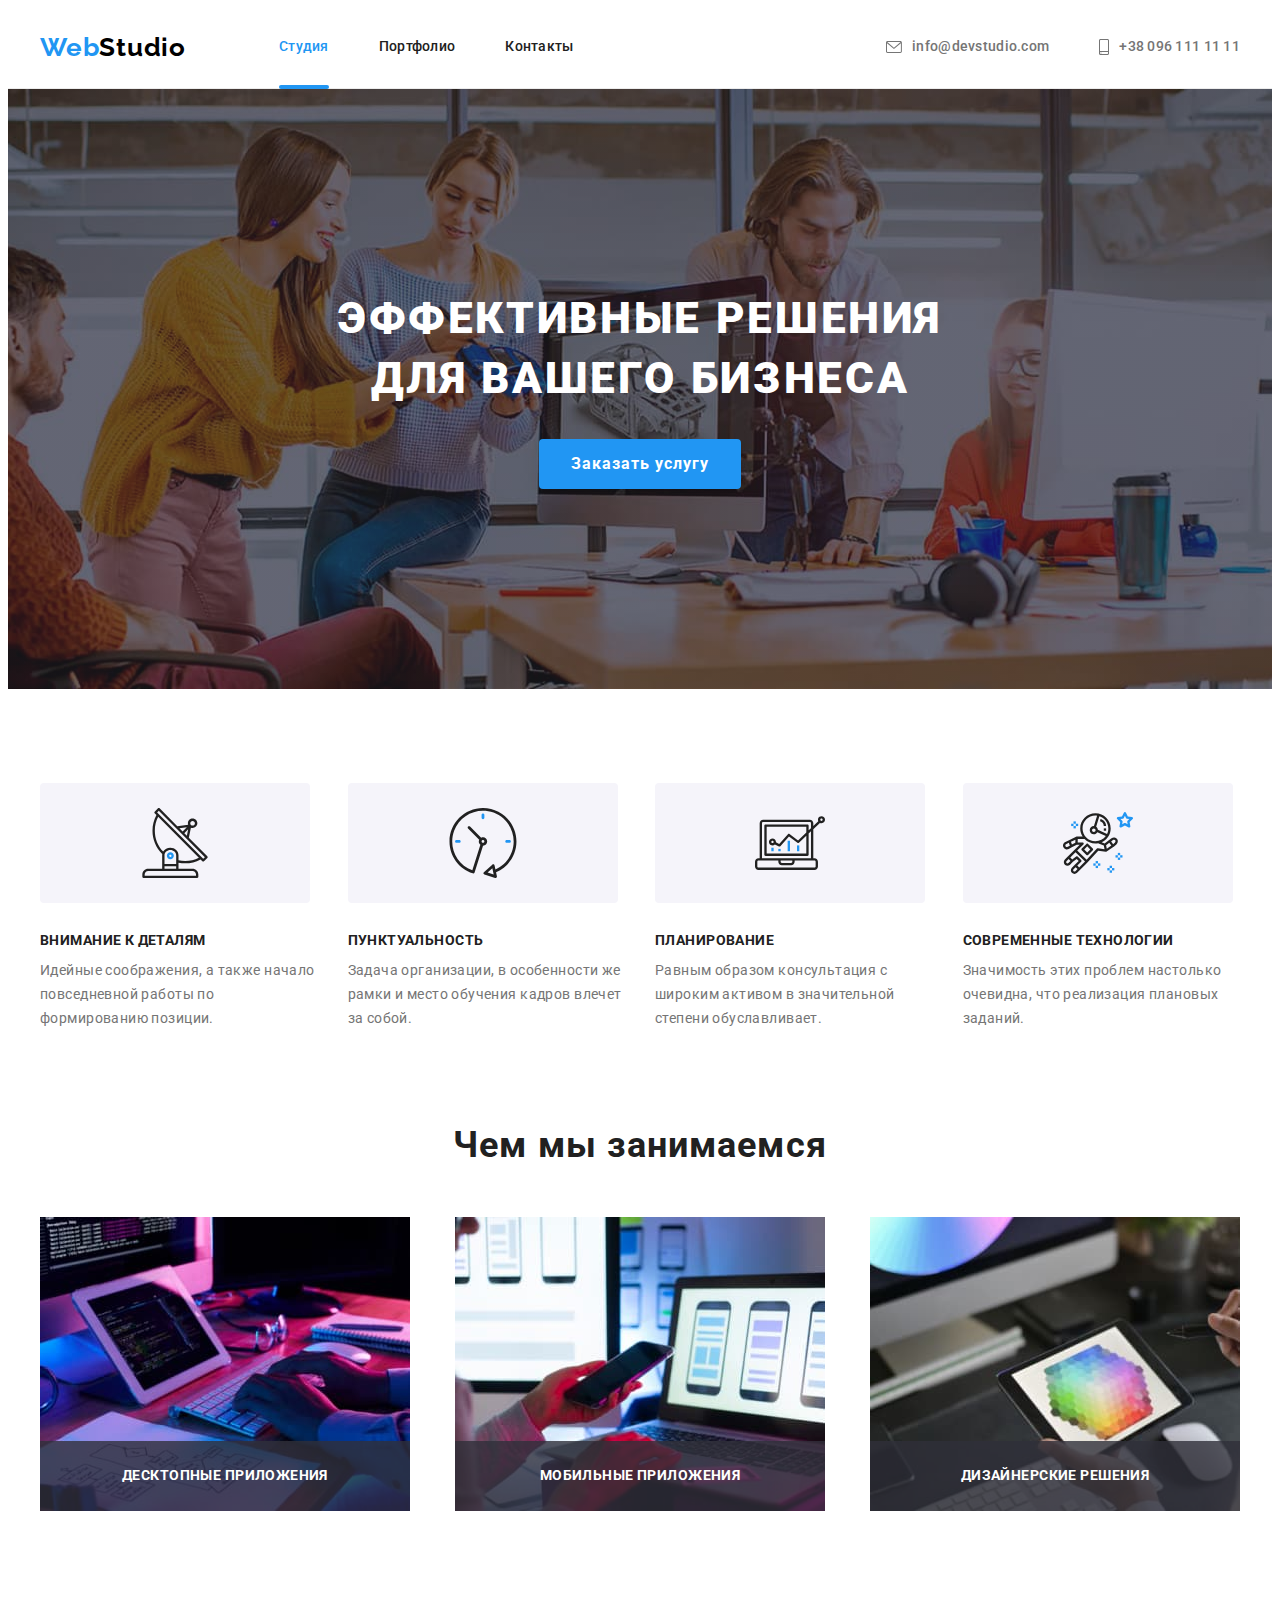
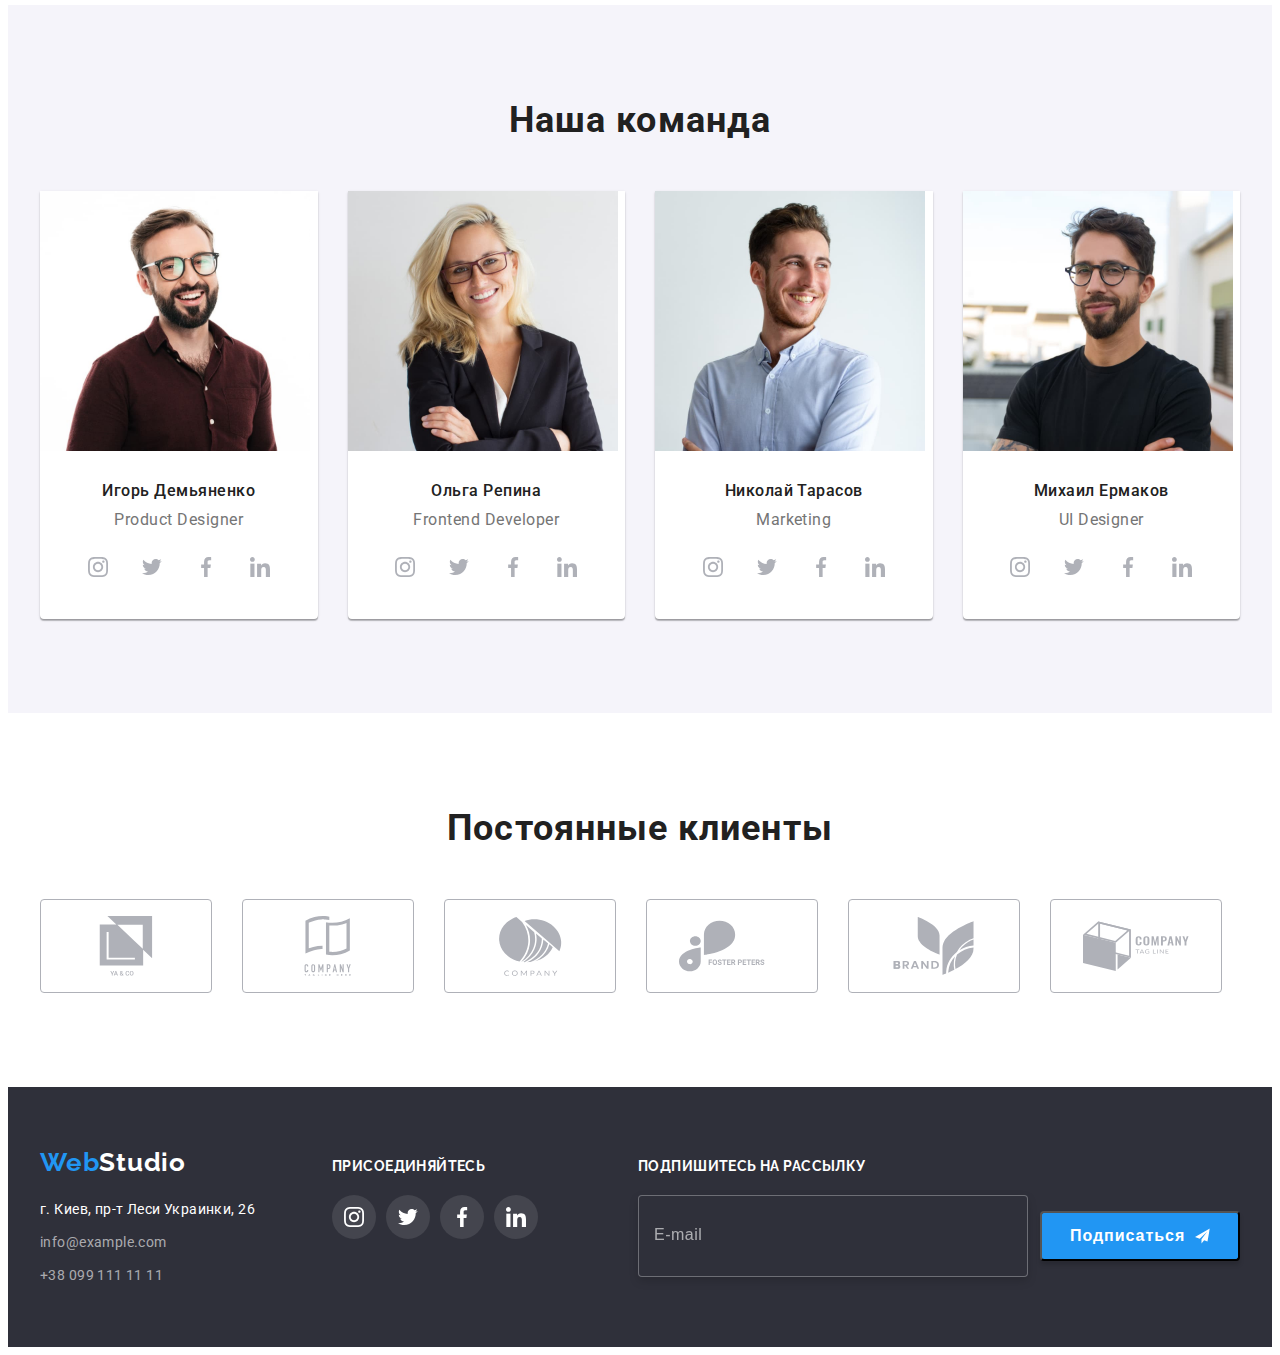
<file: index.html>
<!DOCTYPE html>
<html lang="ru">

<head>
    <meta charset="UTF-8">
    <meta http-equiv="X-UA-Compatible" content="IE=edge">
    <meta name="viewport" content="width=device-width, initial-scale=1.0">
    <title>WebStudio</title>
    <link href="https://fonts.googleapis.com/css2?family=Raleway:wght@700&family=Roboto:wght@400;500;700;900&display=swap"
        rel="stylesheet">
    <link rel="stylesheet" href="https://cdnjs.cloudflare.com/ajax/libs/modern-normalize/1.1.0/modern-normalize.min.css"
        integrity="sha512-wpPYUAdjBVSE4KJnH1VR1HeZfpl1ub8YT/NKx4PuQ5NmX2tKuGu6U/JRp5y+Y8XG2tV+wKQpNHVUX03MfMFn9Q=="
        crossorigin="anonymous" referrerpolicy="no-referrer" />
    <link rel="stylesheet" href="./css/styles.css">
</head>

<body>

    <!-- Header -->

    <header class="page-header">
        <div class="container page-header-container">
            <nav class="navigation">
                <a class="logo-page-header link" href="./index.html" title="WebStudio">Web<span class="logo-theme-light">Studio</span></a>
                <ul class="menu list">
                    <li class="menu-item"><a class="menu-link link-current link" href="./index.html" title="Студия">Студия</a>
                    </li>
                    <li class="menu-item"><a class="menu-link link" href="./portfolio.html" title="Портфолио">Портфолио</a></li>
                    <li class="menu-item"><a class="menu-link link" href="" title="Контакты">Контакты</a></li>
                </ul>
            </nav>
            
            <ul class="list page-header-list">
                <li class="menu-item"><a class="page-header-email link" href="mailto:info@devstudio.com">
                    <svg class="email-icon">
                        <use href="./images/sprite.svg#icon-envelope"></use>
                    </svg>info@devstudio.com</a>
                </li>
                <li class="menu-item"><a class="page-header-phone-number link" href="tel:+380961111111">
                    <svg class="phone-icon">
                        <use href="./images/sprite.svg#icon-smartphone"></use>
                    </svg>+38 096 111 11 11</a>
                </li>
            </ul>
        </div>
    </header>

    <main>

        <!-- Hero -->

        <section class="hero">
            <div class="container">
                <h1 class="hero-title">Эффективные решения <span class="hero-title-part">для вашего бизнеса</span></h1>
                <button class="hero-btn" type="button" data-modal-open>Заказать услугу</button>
            </div>
        </section>

        <!-- Advantages -->

        <section class="section">
            <div class="container">
                <h2 class="visually-hidden">Преимущества</h2>
                <ul class="advantages-list list">
                    <li class="advantages-item">
                        <div class="advantages-img">
                            <svg class="advantages-icon">
                                <use href="./images/sprite.svg#icon-antenna"></use>
                            </svg>
                        </div>
                        <h3 class="advantages-item-name">Внимание к деталям</h3>
                        <p class="advantages-descr">Идейные соображения, а также начало повседневной работы по формированию позиции.</p>
                    </li>
                    <li class="advantages-item">
                        <div class="advantages-img">
                            <svg class="advantages-icon">
                                <use href="./images/sprite.svg#icon-clock"></use>
                            </svg>
                        </div>

                        <h3 class="advantages-item-name">Пунктуальность</h3>
                        <p class="advantages-descr">Задача организации, в особенности же рамки и место обучения кадров влечет за собой.
                        </p>
                    </li>
                    <li class="advantages-item">
                        <div class="advantages-img">
                            <svg class="advantages-icon">
                                <use href="./images/sprite.svg#icon-diagram"></use>
                            </svg>
                        </div>
                        <h3 class="advantages-item-name">Планирование</h3>
                        <p class="advantages-descr">Равным образом консультация с широким активом в значительной степени обуславливает.
                        </p>
                    </li>
                    <li class="advantages-item">
                        <div class="advantages-img">
                            <svg class="advantages-icon">
                                <use href="./images/sprite.svg#icon-astronaut"></use>
                            </svg>
                        </div>
                        <h3 class="advantages-item-name">Современные технологии</h3>
                        <p class="advantages-descr">Значимость этих проблем настолько очевидна, что реализация плановых заданий.</p>
                    </li>
                </ul>
            </div>
        </section>

        <!-- Doing -->

        <section class="section doings">
            <div class="container">
                <h2 class="doings-title">Чем мы занимаемся</h2>
                <ul class="doings-list list">
                    <li class="doings-item">
                        <div class="doings-item-box">
                            <img class="doings-item-img" src="./images/1-doing/box-1.jpg" alt="Верстка" width="370" height="294">
                            <p class="doings-item-type">Десктопные приложения</p>
                        </div>
                    </li>
                    <li class="doings-item">
                        <div class="doings-item-box">
                            <img class="doings-item-img" src="./images/1-doing/box-2.jpg" alt="Стили" width="370" height="294">
                            <p class="doings-item-type">Мобильные приложения</p>
                        </div>
                    </li>
                    <li class="doings-item">
                        <div class="doings-item-box">
                            <img class="doings-item-img" src="./images/1-doing/box-3.jpg" alt="Дизайн" width="370" height="294">
                            <p class="doings-item-type">Дизайнерские решения</p>
                        </div>
                    </li>
                </ul>
            </div>
        </section>

        <!-- Our team -->

        <section class="section our-team">
            <div class="container">
                <h2 class="our-team-title">Наша команда</h2>
                <ul class="our-team-list list">
                    <li class="our-team-item">
                        <img class="our-team-img" src="./images/1-our-team/igor-demianenko.jpg" alt="Портрет Игорь Демьяненко"
                            width="270" height="260">
                        <div class="our-team-description">
                            <h3 class="our-team-name">Игорь Демьяненко</h3>
                            <p class="our-team-prof" lang="en">Product Designer</p>
                            <ul class="social-list list">
                                <li class="social-list-item">
                                    <a href="" class="social-list-link">
                                        <svg class="social-list-icon" width="20" height="20">
                                            <use href="./images/sprite.svg#icon-instagram"></use>
                                        </svg>
                                    </a>
                                </li>
                                <li class="social-list-item">
                                    <a href="" class="social-list-link">
                                        <svg class="social-list-icon" width="20" height="20">
                                            <use href="./images/sprite.svg#icon-twitter"></use>
                                        </svg>
                                    </a>
                                </li>
                                <li class="social-list-item">
                                    <a href="" class="social-list-link">
                                        <svg class="social-list-icon" width="20" height="20">
                                            <use href="./images/sprite.svg#icon-facebook"></use>
                                        </svg>
                                    </a>
                                </li>
                                <li class="social-list-item">
                                    <a href="" class="social-list-link">
                                        <svg class="social-list-icon" width="20" height="20">
                                            <use href="./images/sprite.svg#icon-linkedin"></use>
                                        </svg>
                                    </a>
                                </li>
                            </ul>
                        </div>
                    </li>
                    <li class="our-team-item">
                        <img class="our-team-img" src="./images/1-our-team/olga-repina.jpg" alt="Портрет Ольга Репина" width="270"
                            height="260">
                        <div class="our-team-description">
                            <h3 class="our-team-name">Ольга Репина</h3>
                            <p class="our-team-prof" lang="en">Frontend Developer</p>
                            <ul class="social-list list">
                                <li class="social-list-item">
                                    <a href="" class="social-list-link">
                                        <svg class="social-list-icon" width="20" height="20">
                                            <use href="./images/sprite.svg#icon-instagram"></use>
                                        </svg>
                                    </a>
                                </li>
                                <li class="social-list-item">
                                    <a href="" class="social-list-link">
                                        <svg class="social-list-icon" width="20" height="20">
                                            <use href="./images/sprite.svg#icon-twitter"></use>
                                        </svg>
                                    </a>
                                </li>
                                <li class="social-list-item">
                                    <a href="" class="social-list-link">
                                        <svg class="social-list-icon" width="20" height="20">
                                            <use href="./images/sprite.svg#icon-facebook"></use>
                                        </svg>
                                    </a>
                                </li>
                                <li class="social-list-item">
                                    <a href="" class="social-list-link">
                                        <svg class="social-list-icon" width="20" height="20">
                                            <use href="./images/sprite.svg#icon-linkedin"></use>
                                        </svg>
                                    </a>
                                </li>
                            </ul>
                        </div>
                    </li>
                    <li class="our-team-item">
                        <img class="our-team-img" src="./images/1-our-team/nikolay-tarasov.jpg" alt="Портрет Николай Тарасов"
                            width="270" height="260">
                        <div class="our-team-description">
                            <h3 class="our-team-name">Николай Тарасов</h3>
                            <p class="our-team-prof" lang="en">Marketing</p>
                            <ul class="social-list list">
                                <li class="social-list-item">
                                    <a href="" class="social-list-link">
                                        <svg class="social-list-icon" width="20" height="20">
                                            <use href="./images/sprite.svg#icon-instagram"></use>
                                        </svg>
                                    </a>
                                </li>
                                <li class="social-list-item">
                                    <a href="" class="social-list-link">
                                        <svg class="social-list-icon" width="20" height="20">
                                            <use href="./images/sprite.svg#icon-twitter"></use>
                                        </svg>
                                    </a>
                                </li>
                                <li class="social-list-item">
                                    <a href="" class="social-list-link">
                                        <svg class="social-list-icon" width="20" height="20">
                                            <use href="./images/sprite.svg#icon-facebook"></use>
                                        </svg>
                                    </a>
                                </li>
                                <li class="social-list-item">
                                    <a href="" class="social-list-link">
                                        <svg class="social-list-icon" width="20" height="20">
                                            <use href="./images/sprite.svg#icon-linkedin"></use>
                                        </svg>
                                    </a>
                                </li>
                            </ul>
                        </div>
                    </li>
                    <li class="our-team-item">
                        <img class="our-team-img" src="./images/1-our-team/mikhail-ermakov.jpg" alt="Портрет Михаил Ермаков" width="270"
                            height="260">
                            <div class="our-team-description">
                                <h3 class="our-team-name">Михаил Ермаков</h3>
                                <p class="our-team-prof" lang="en">UI Designer</p>
                                <ul class="social-list list">
                                    <li class="social-list-item">
                                        <a href="" class="social-list-link">
                                            <svg class="social-list-icon" width="20" height="20">
                                                <use href="./images/sprite.svg#icon-instagram"></use>
                                            </svg>
                                        </a>
                                    </li>
                                    <li class="social-list-item">
                                        <a href="" class="social-list-link">
                                            <svg class="social-list-icon" width="20" height="20">
                                                <use href="./images/sprite.svg#icon-twitter"></use>
                                            </svg>
                                        </a>
                                    </li>
                                    <li class="social-list-item">
                                        <a href="" class="social-list-link">
                                            <svg class="social-list-icon" width="20" height="20">
                                                <use href="./images/sprite.svg#icon-facebook"></use>
                                            </svg>
                                        </a>
                                    </li>
                                    <li class="social-list-item">
                                        <a href="" class="social-list-link">
                                            <svg class="social-list-icon" width="20" height="20">
                                                <use href="./images/sprite.svg#icon-linkedin"></use>
                                            </svg>
                                        </a>
                                    </li>
                                </ul>
                            </div>
                    </li>
                </ul>
            </div>
        </section>
    </main>

        <!-- Clients -->
        
        <section class="section clients">
            <div class="container">
                <h2 class="clients-title">Постоянные клиенты</h2>
                <ul class="clients-list list">
                    <li class="clients-item">                     
                        <a href="" class="clients-list-link">
                            <svg class="clients-list-icon">
                                <use href="./images/sprite.svg#icon-group-1"></use>
                            </svg>
                        </a>                       
                    </li>
                    <li class="clients-item">
                        <a href="" class="clients-list-link">
                            <svg class="clients-list-icon">
                                <use href="./images/sprite.svg#icon-group-2"></use>
                            </svg>
                        </a>
                    </li>
                    <li class="clients-item">
                        <a href="" class="clients-list-link">
                            <svg class="clients-list-icon">
                                <use href="./images/sprite.svg#icon-group-3"></use>
                            </svg>
                        </a>
                    </li>
                    <li class="clients-item">
                        <a href="" class="clients-list-link">
                            <svg class="clients-list-icon">
                                <use href="./images/sprite.svg#icon-group-4"></use>
                            </svg>
                        </a>
                    </li>
                    <li class="clients-item">
                        <a href="" class="clients-list-link">
                            <svg class="clients-list-icon">
                                <use href="./images/sprite.svg#icon-group-5"></use>
                            </svg>
                        </a>
                    </li>
                    <li class="ckients-item">
                        <a href="" class="clients-list-link">
                            <svg class="clients-list-icon">
                                <use href="./images/sprite.svg#icon-group-6"></use>
                            </svg>
                        </a>
                    </li>
                </ul>
            </div>
        </section>


    <!-- Footer -->

    <footer class="footer">
        <div class="container footer-container">
            <div class="footer-left">
                <a class="logo-footer link" href="./index.html" title="WebStudio">Web<span
                        class="logo-theme-dark">Studio</span></a>
                <address class="address-footer">
                    <ul class="address-footer-list list">
                        <li class="address-footer-item"><a class="address-footer-item-link address-map link"
                                href="https://goo.gl/maps/jzeL1Wrc32j8jV9C7">г. Киев, пр-т Леси Украинки, 26</a></li>
                        <li class="address-footer-item"><a class="address-footer-item-link address-email link"
                                href="mailto:info@example.com">info@example.com</a></li>
                        <li class="address-footer-item"><a class="address-footer-item-link address-phone-number link"
                                href="tel:+380991111111">+38 099 111 11 11</a></li>
                    </ul>
                </address>
            </div>
            <div class="footer-social-link">
                <p class="footer-social-link-title">присоединяйтесь</p>
                <ul class="footer-social-list list">
                    <li class="footer-social-list-item">
                        <a href="" class="footer-social-list-link">
                            <svg class="footer-social-list-icon" width="20" height="20">
                                <use href="./images/sprite.svg#icon-instagram"></use>
                            </svg>
                        </a>
                    </li>
                    <li class="footer-social-list-item">
                        <a href="" class="footer-social-list-link">
                            <svg class="footer-social-list-icon" width="20" height="20">
                                <use href="./images/sprite.svg#icon-twitter"></use>
                            </svg>
                        </a>
                    </li>
                    <li class="footer-social-list-item">
                        <a href="" class="footer-social-list-link">
                            <svg class="footer-social-list-icon" width="20" height="20">
                                <use href="./images/sprite.svg#icon-facebook"></use>
                            </svg>
                        </a>
                    </li>
                    <li class="footer-social-list-item">
                        <a href="" class="footer-social-list-link">
                            <svg class="footer-social-list-icon" width="20" height="20">
                                <use href="./images/sprite.svg#icon-linkedin"></use>
                            </svg>
                        </a>
                    </li>
                </ul>
            </div>
            <div class="footer-subscribe">
                <p class="footer-subscribe-title">подпишитесь на рассылку</p>
                <form name="subscribe-form" class="footer-subscribe-form">
                    <label class="footer-subscribe-enter-email visually-hidden">Введите ваш имейл</label>
                    <span class="footer-subcribe-elements">
                        <input type="email" name="email" placeholder="E-mail" class="footer-subscribe-input"/>
                        <button type="submit" class="footer-subscribe-button">Подписаться
                            <svg class="icon-send" width="24" height="24">
                                <use href="./images/icons.svg#icon-send"></use>
                            </svg>
                        </button>
                    </span>
                </form>
            </div>
        </div>
    </footer>

    <!-- Backdrop -->

    <div class="backdrop is-hidden" data-modal>
        <div class="modal">
            <button type="button" class="modal-close-btn" data-modal-close>
                <svg class="modal-close-btn-icon" width="18" height="18">
                    <use href="./images/sprite.svg#icon-close"></use>
                </svg>
        
            </button>
        </div>
    </div>

    <script src="./js/modal.js"></script>
</body>

</html>
</file>
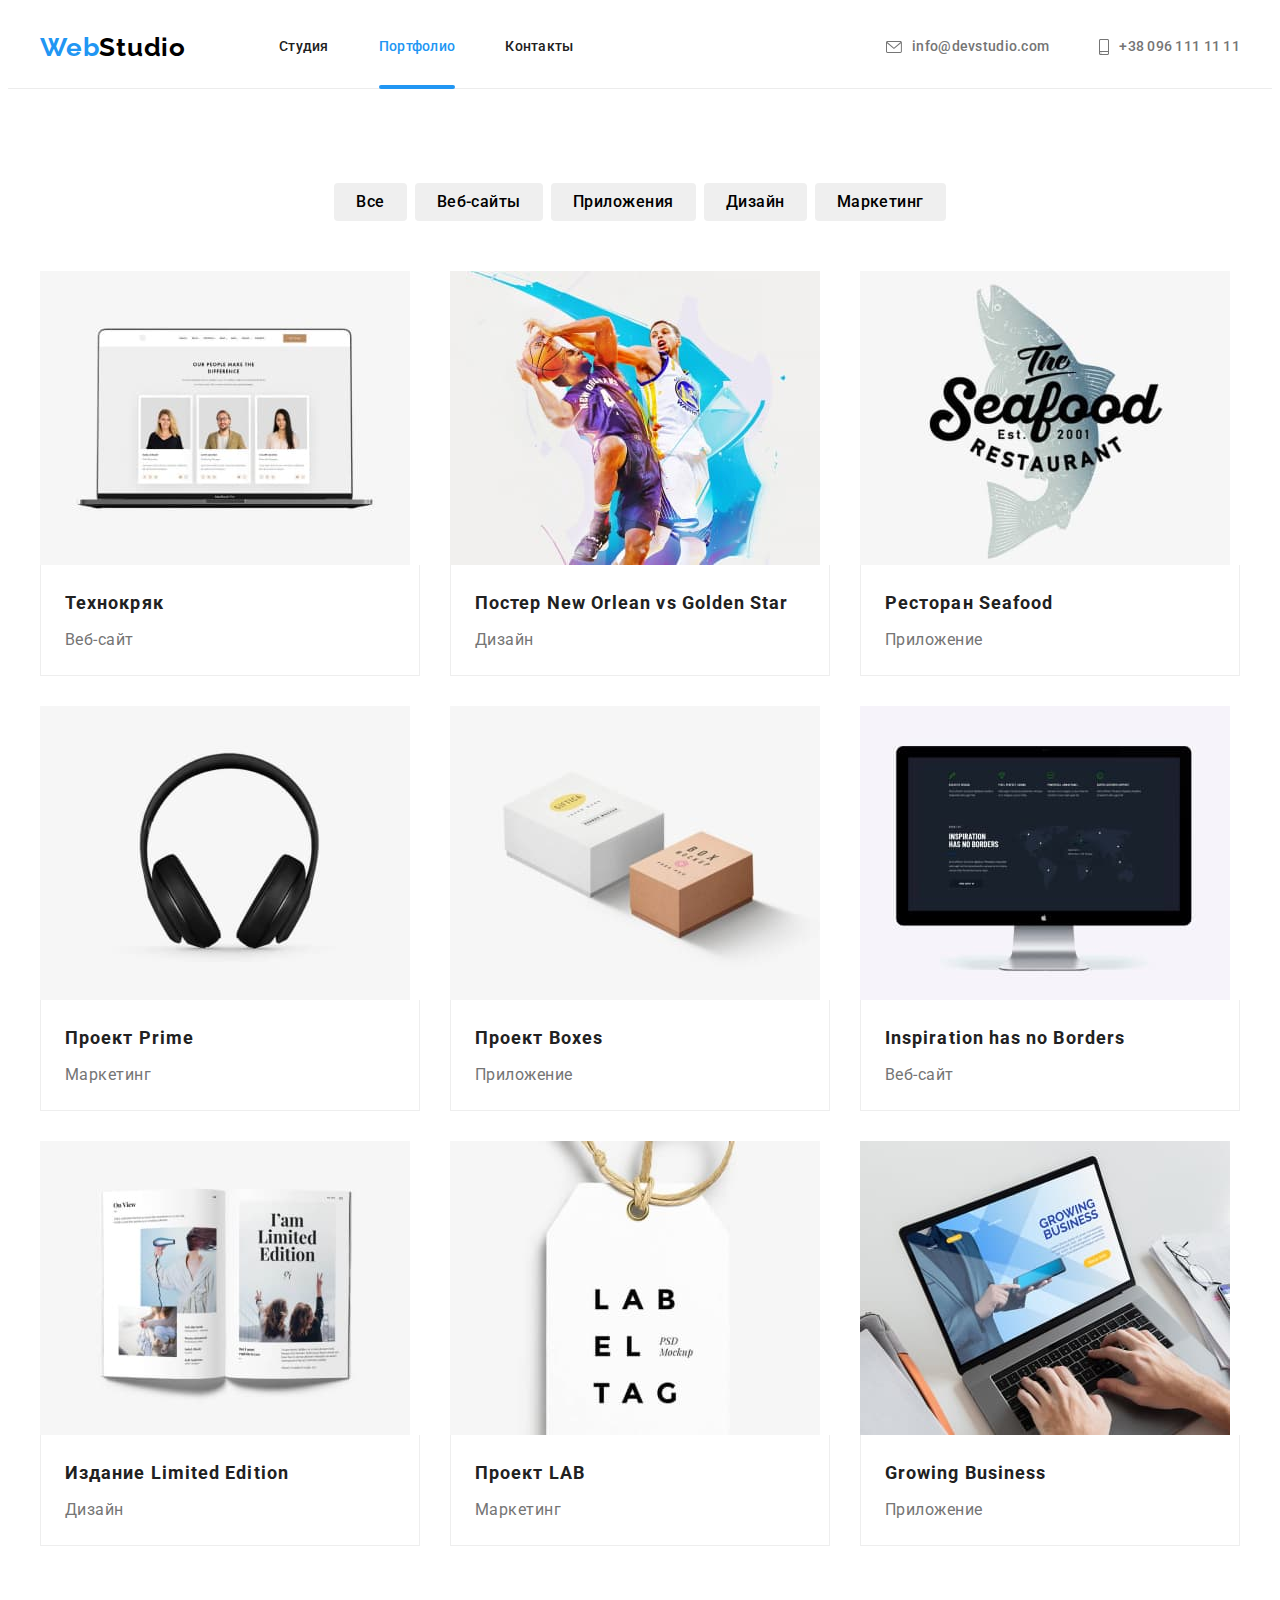
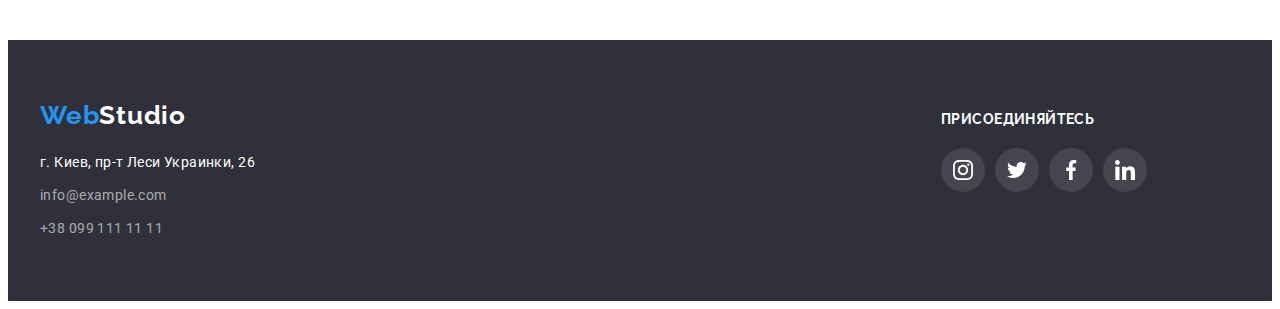
<file: portfolio.html>
<!DOCTYPE html>
<html lang="ru">

<head>
    <meta charset="UTF-8">
    <meta http-equiv="X-UA-Compatible" content="IE=edge">
    <meta name="viewport" content="width=device-width, initial-scale=1.0">
    <title>Portfolio</title>
    <link href="https://fonts.googleapis.com/css2?family=Raleway:wght@700&family=Roboto:wght@400;500;700;900&display=swap"
        rel="stylesheet">
    <link rel="stylesheet" href="https://cdnjs.cloudflare.com/ajax/libs/modern-normalize/1.1.0/modern-normalize.min.css"
        integrity="sha512-wpPYUAdjBVSE4KJnH1VR1HeZfpl1ub8YT/NKx4PuQ5NmX2tKuGu6U/JRp5y+Y8XG2tV+wKQpNHVUX03MfMFn9Q=="
        crossorigin="anonymous" referrerpolicy="no-referrer" />
    <link rel="stylesheet" href="./css/styles.css">
</head>

<body>

    <!-- Header -->

    <header class="page-header">
        <div class="container page-header-container">
            <nav class="navigation">
                <a class="logo-page-header link" href="./index.html" title="WebStudio">Web<span
                        class="logo-theme-light">Studio</span></a>
                <ul class="menu list">
                    <li class="menu-item"><a class="menu-link link" href="./index.html"
                            title="Студия">Студия</a>
                    </li>
                    <li class="menu-item"><a class="menu-link link-current link" href="./portfolio.html" title="Портфолио">Портфолио</a>
                    </li>
                    <li class="menu-item"><a class="menu-link link" href="" title="Контакты">Контакты</a></li>
                </ul>
            </nav>
    
            <ul class="list page-header-list">
                <li class="menu-item"><a class="page-header-email link" href="mailto:info@devstudio.com">
                        <svg class="email-icon">
                            <use href="./images/sprite.svg#icon-envelope"></use>
                        </svg>info@devstudio.com</a>
                </li>
                <li class="menu-item"><a class="page-header-phone-number link" href="tel:+380961111111">
                        <svg class="phone-icon">
                            <use href="./images/sprite.svg#icon-smartphone"></use>
                        </svg>+38 096 111 11 11</a>
                </li>
            </ul>
        </div>
    </header>

    <main>

        <!-- Our projects -->

        <section class="section">
            <div class="container">
                <h1 class="visually-hidden">Фильтр проектов</h1>
                <ul class="section-filter-list list">
                    <li class="section-filter-item"><button class="section-filter-button" type="button">Все</button></li>
                    <li class="section-filter-item"><button class="section-filter-button" type="button">Веб-сайты</button></li>
                    <li class="section-filter-item"><button class="section-filter-button" type="button">Приложения</button></li>
                    <li class="section-filter-item"><button class="section-filter-button" type="button">Дизайн</button></li>
                    <li class="section-filter-item"><button class="section-filter-button" type="button">Маркетинг</button></li>
                </ul>
                
                <ul class="our-projects list">
                    <li class="our-projects-item">
                        <a href="" class="our-projects-card link">
                            <div class="our-projects-img-wrapper">
                                <img class="our-projects-img" src="./images/2-our-projects/img-project-1.jpg" alt="Наши члены команды" width="370"
                                    height="294">
                                <p class="our-projects-card-overlay">Ресурс предлагает комплексные предложения с разным уровнем функционала и сервисов.
                                    Все это позволит посетителю получить
                                    исчерпывающие сведения о компании или частном лице.</p>
                            </div>
                            <div class="our-project-description">
                                <h2 class="project-name">Технокряк</h2>
                                <p class="project-type">Веб-сайт</p>
                            </div>
                        </a>
                    </li>                    
                    <li class="our-projects-item">
                        <a href="" class="our-projects-card link">
                            <div class="our-projects-img-wrapper">
                                <img class="our-projects-img" src="./images/2-our-projects/img-project-2.jpg" alt="Постер" width="370" height="294">
                                <p class="our-projects-card-overlay">Ресурс предлагает комплексные предложения с разным уровнем функционала и сервисов.
                                    Все это позволит посетителю получить
                                    исчерпывающие сведения о компании или частном лице.</p>
                            </div>
                            <div class="our-project-description">
                                <h2 class="project-name">Постер <span lang="en">New Orlean vs Golden Star</span></h2>
                                <p class="project-type">Дизайн</p>
                            </div>
                        </a>
                    </li>
                    <li class="our-projects-item">
                        <a href="" class="our-projects-card link">
                            <div class="our-projects-img-wrapper">
                                <img class="our-projects-img" src="./images/2-our-projects/img-project-3.jpg" alt="Ресторан" width="370" height="294">
                                <p class="our-projects-card-overlay">Ресурс предлагает комплексные предложения с разным уровнем функционала и сервисов.
                                    Все это позволит посетителю получить
                                    исчерпывающие сведения о компании или частном лице.</p>
                            </div>
                            <div class="our-project-description">
                                <h2 class="project-name">Ресторан <span lang="en">Seafood</span></h2>
                                <p class="project-type">Приложение</p>
                            </div>
                        </a>
                    </li>
                    <li class="our-projects-item">
                        <a href="" class="our-projects-card link">
                            <div class="our-projects-img-wrapper">
                                <img class="our-projects-img" src="./images/2-our-projects/img-project-4.jpg" alt="Наушники" width="370" height="294">
                                <p class="our-projects-card-overlay">Ресурс предлагает комплексные предложения с разным уровнем функционала и сервисов.
                                    Все это позволит посетителю получить
                                    исчерпывающие сведения о компании или частном лице.</p>
                            </div>
                            <div class="our-project-description">
                                <h2 class="project-name">Проект <span lang="en">Prime</span></h2>
                                <p class="project-type">Маркетинг</p>
                            </div>
                        </a>
                    </li>
                    <li class="our-projects-item">
                        <a href="" class="our-projects-card link">
                            <div class="our-projects-img-wrapper">
                                <img class="our-projects-img" src="./images/2-our-projects/img-project-5.jpg" alt="Коробки" width="370" height="294">
                                <p class="our-projects-card-overlay">Ресурс предлагает комплексные предложения с разным уровнем функционала и сервисов.
                                    Все это позволит посетителю получить
                                    исчерпывающие сведения о компании или частном лице.</p>                                
                            </div>
                            <div class="our-project-description">
                                <h2 class="project-name">Проект <span lang="en">Boxes</span></h2>
                                <p class="project-type">Приложение</p>
                            </div>
                        </a>    
                    </li>
                    <li class="our-projects-item">
                        <a href="" class="our-projects-card link">
                            <div class="our-projects-img-wrapper">
                                <img class="our-projects-img" src="./images/2-our-projects/img-project-6.jpg" alt="Монитор" width="370" height="294">
                                <p class="our-projects-card-overlay">Ресурс предлагает комплексные предложения с разным уровнем функционала и сервисов.
                                    Все это позволит посетителю получить
                                    исчерпывающие сведения о компании или частном лице.</p>
                            </div>
                            <div class="our-project-description">
                                <h2 class="project-name" lang="en">Inspiration has no Borders</h2>
                                <p class="project-type">Веб-сайт</p>
                            </div>
                        </a>
                    </li>
                    <li class="our-projects-item">
                        <a href="" class="our-projects-card link">
                            <div class="our-projects-img-wrapper">
                                <img class="our-projects-img" src="./images/2-our-projects/img-project-7.jpg" alt="Книга" width="370" height="294">
                                <p class="our-projects-card-overlay">Ресурс предлагает комплексные предложения с разным уровнем функционала и сервисов.
                                    Все это позволит посетителю получить
                                    исчерпывающие сведения о компании или частном лице.</p>
                            </div>
                            <div class="our-project-description">
                                <h2 class="project-name">Издание <span lang="en">Limited Edition</span></h2>
                                <p class="project-type">Дизайн</p>
                            </div>
                        </a>
                    </li>
                    <li class="our-projects-item">
                        <a href="" class="our-projects-card link">
                            <div class="our-projects-img-wrapper">
                                <img class="our-projects-img" src="./images/2-our-projects/img-project-8.jpg" alt="Лейбл" width="370" height="294">
                                <p class="our-projects-card-overlay">Ресурс предлагает комплексные предложения с разным уровнем функционала и сервисов.
                                    Все это позволит посетителю получить
                                    исчерпывающие сведения о компании или частном лице.</p>
                            </div>
                            <div class="our-project-description">
                                <h2 class="project-name">Проект <span lang="en">LAB</span></h2>
                                <p class="project-type">Маркетинг</p>
                            </div>
                        </a>
                    </li>
                    <li class="our-projects-item">
                        <a href="" class="our-projects-card link">
                            <div class="our-projects-img-wrapper">
                                <img class="our-projects-img" src="./images/2-our-projects/img-project-9.jpg" alt="Ноутбук" width="370" height="294">
                                <p class="our-projects-card-overlay">Ресурс предлагает комплексные предложения с разным уровнем функционала и сервисов.
                                    Все это позволит посетителю получить
                                    исчерпывающие сведения о компании или частном лице.</p>
                            </div>
                            <div class="our-project-description">
                                <h2 class="project-name" lang="en">Growing Business</h2>
                                <p class="project-type">Приложение</p>
                            </div>
                        </a>
                    </li>
                </ul>
            </div>           
        </section>
    </main>

        <!-- Footer -->

    <footer class="footer">
        <div class="container footer-container">
            <div class="footer-left">
                <a class="logo-footer link" href="./index.html" title="WebStudio">Web<span class="logo-theme-dark">Studio</span></a>
                <address class="address-footer">
                    <ul class="address-footer-list list">
                        <li class="address-footer-item"><a class="address-footer-item-link address-map link"
                                href="https://goo.gl/maps/jzeL1Wrc32j8jV9C7">г. Киев, пр-т Леси Украинки, 26</a></li>
                        <li class="address-footer-item"><a class="address-footer-item-link address-email link"
                                href="mailto:info@example.com">info@example.com</a></li>
                        <li class="address-footer-item"><a class="address-footer-item-link address-phone-number link"
                                href="tel:+380991111111">+38 099 111 11 11</a></li>
                    </ul>
                </address>
            </div>
            <div class="footer-social-link">
                <h3 class="footer-social-link-title">присоединяйтесь</h3>
                <ul class="footer-social-list list">
                    <li class="footer-social-list-item">
                        <a href="" class="footer-social-list-link">
                            <svg class="footer-social-list-icon" width="20" height="20">
                                <use href="./images/sprite.svg#icon-instagram"></use>
                            </svg>
                        </a>
                    </li>
                    <li class="footer-social-list-item">
                        <a href="" class="footer-social-list-link">
                            <svg class="footer-social-list-icon" width="20" height="20">
                                <use href="./images/sprite.svg#icon-twitter"></use>
                            </svg>
                        </a>
                    </li>
                    <li class="footer-social-list-item">
                        <a href="" class="footer-social-list-link">
                            <svg class="footer-social-list-icon" width="20" height="20">
                                <use href="./images/sprite.svg#icon-facebook"></use>
                            </svg>
                        </a>
                    </li>
                    <li class="footer-social-list-item">
                        <a href="" class="footer-social-list-link">
                            <svg class="footer-social-list-icon" width="20" height="20">
                                <use href="./images/sprite.svg#icon-linkedin"></use>
                            </svg>
                        </a>
                    </li>
                </ul>
            </div>
        </div>
    </footer>

</body>
</html>
</file>
<file: css/styles.css>
:root {
    --main-color: #212121;
    --accent-color: #2196F3;
    --second-color: #757575;
    --third-color: #ffffff;
    --fourth-color: rgba(255, 255, 255, .6);
    --icon-color: #AFB1B8;
    --background-accent-color: #2196F3;
    --background-second-color: #188CE8;
    --background-third-color: #2F303A;
    --background-fourth-color: #C4C4C4;
}

/* ===== СБРОС ЗНАЧЕНИЯ БРАУЗЕРОВ ПО УМОЛЧАНИЮ ===== */

h1,
h2,
h3,
p {
    margin-top: 0;
    margin-bottom: 0;
}

ul,
ol {
    margin-top: 0;
    margin-bottom: 0;
    padding-left: 0;
}

img {
    display: block;
    max-width: 100%;
    height: auto;
}

.list {
    list-style: none;
}

.link {
    text-decoration: none;
}

body {
    font-family: 'Roboto', sans-serif;
    color: var(--main-color);
}

/* ===== /СБРОС ЗНАЧЕНИЯ БРАУЗЕРОВ ПО УМОЛЧАНИЮ =====*/

/* ===== ОБЩЕЕ =====*/

.container {
    width: 1200px;
    margin-left: auto;
    margin-right: auto;
    padding-left: 15px;
    padding-right: 15px;
}

.section {
    padding-top: 94px;
    padding-bottom: 94px;
}

/* ===== /ОБЩЕЕ =====*/

/* ========== LOGO ========== */

.logo-page-header {
    display: block;
    margin-right: 93px;
    padding-top: 24px;
    padding-bottom: 25px;

    font-family: 'Raleway', sans-serif;
    font-weight: 700;
    font-size: 26px;
    line-height: 1.19;
    letter-spacing: 0.03em;
    color: var(--accent-color);

}

.logo-theme-light {
    color: #000000;
}

.logo-theme-dark {
    color: #FFFFFF;
}

/* ========== /LOGO ========== */

/* ========== HEADER ========== */

.page-header {
    border-bottom: 1px solid #ECECEC;
}

.page-header-container {
    display: flex;
    align-items: center;
    justify-content: space-between;
}

.navigation {
    display: flex;
    align-items: center;
}

.menu {
    display: flex;
    align-items: center;
}

.page-header-list {
    display: flex;
    align-items: center;
}

.page-header-item:not(:last-child) {
    margin-right: 50px;
}

.menu-item:not(:last-child) {
    margin-right: 50px;
}

.menu-link {
    display: block;
    padding-top: 24px;
    padding-bottom: 25px;

    color: #212121;
    font-weight: 500;
    font-size: 14px;
    line-height: 1.14;
    letter-spacing: 0.02em;
    transition: color 250ms cubic-bezier(0.4, 0, 0.2, 1);
}

.menu-link:hover,
.menu-link:focus {
    color: var(--accent-color);
}

.link-current {
    position: relative;
    color: var(--accent-color);
}

.link-current::after {
    position: absolute;
    bottom: -8.5px;
    left: 0;
    display: block;
    width: 100%;
    height: 4px;
    border-radius: 2px;
    background-color: var(--accent-color);

    content: "";
}

.page-header-email {
    display: flex;
    align-items: center;
    padding-top: 24px;
    padding-bottom: 25px;

    font-weight: 500;
    font-size: 14px;
    line-height: 1.14;
    letter-spacing: 0.02em;
    color: var(--second-color);
    transition: color 250ms cubic-bezier(0.4, 0, 0.2, 1);
}

.email-icon {
    width: 16px;
    height: 12px;
    margin-right: 10px;
    fill: currentColor;
    transition: fill 250ms cubic-bezier(0.4, 0, 0.2, 1);
}

.phone-icon {
    width: 10px;
    height: 16px;
    margin-right: 10px;
    fill: currentColor;
    transition: fill 250ms cubic-bezier(0.4, 0, 0.2, 1);
}

.page-header-email:hover .email-icon,
.page-header-email:focus .email-icon {
    fill: var(--accent-color);
}

.page-header-email:hover,
.page-header-email:focus {
    color: var(--accent-color);
}

.page-header-phone-number {
    display: flex;
    align-items: center;
    padding-top: 24px;
    padding-bottom: 25px;

    font-weight: 500;
    font-size: 14px;
    line-height: 1.14;
    letter-spacing: 0.02em;
    color: var(--second-color);
    transition: color 250ms cubic-bezier(0.4, 0, 0.2, 1);
}

.page-header-phone-number:hover .phone-icon,
.page-header-phone-number:focus .phone-icon {
    fill: var(--accent-color);
}

.page-header-phone-number:hover,
.page-header-phone-number:focus {
    color: var(--accent-color);
}

/* ========== /HEADER ========== */

/* ========== HERO ========== */

.hero {
    text-align: center;
    padding-top: 200px;
    padding-bottom: 200px;
    margin-left: auto;
    margin-right: auto;
    max-width: 1600px;

    background-image: linear-gradient(rgba(47, 48, 58, 0.4), rgba(47, 48, 58, 0.4)), url("../images/1-hero/hero-bg.jpg");
    background-color: var(--background-fourth-color);
    background-size: cover;
    background-position: 50% 50%;
    background-repeat: no-repeat;
}

.hero-title {
    margin-bottom: 30px;

    font-weight: 900;
    font-size: 44px;
    line-height: 1.36;
    letter-spacing: 0.06em;
    text-transform: uppercase;
    color: #FFFFFF;
}

.hero-title-part {
    display: block;
}

.hero-btn {
    min-width: 200px;
    padding: 10px 32px;

    font-family: inherit;
    font-weight: 700;
    font-size: 16px;
    line-height: 1.88;
    letter-spacing: 0.06em;
    cursor: pointer;
    color: var(--third-color);
    background: var(--background-accent-color);
    box-shadow: 0px 4px 4px rgba(0, 0, 0, 0.15);
    border: 0px;
    border-radius: 4px;
    transition: background-color 250ms cubic-bezier(0.4, 0, 0.2, 1);
}

.hero-btn:hover,
.hero-btn:focus {
    background-color: var(--background-second-color);
    box-shadow: 0px 4px 4px rgba(0, 0, 0, 0.15);
    border-radius: 4px;
}

/* ========== /HERO ========== */

/* ========== ADVANTAGES ========== */

.advantages-list {
    display: flex;
    flex-wrap: wrap;
}

.visually-hidden {
    position: absolute;
    width: 1px;
    height: 1px;
    margin: -1px;
    border: 0;
    padding: 0;
    white-space: nowrap;
    clip-path: inset(100%);
    clip: rect(0 0 0 0);
    overflow: hidden;
}

.advantages-item {
    flex-basis: calc((100% - 90px) / 4);
}

.advantages-item:not(:nth-child(4n)) {
    margin-right: 30px;
}

.advantages-img {
    display: flex;
    justify-content: center;
    align-items: center;

    margin-bottom: 30px;
    width: 270px;
    height: 120px;
    background: #F5F4FA;
    border-radius: 4px;
}

.advantages-icon {
    width: 70px;
    height: 70px;
    fill: var(--main-color);
}

.advantages-item-name {
    margin-bottom: 10px;

    font-weight: 700;
    font-size: 14px;
    line-height: 1.14;
    letter-spacing: 0.03em;
    text-transform: uppercase;
}

.advantages-descr {
    font-size: 14px;
    line-height: 1.71;
    letter-spacing: 0.03em;
    color: var(--second-color);
}

/* ========== /ADVANTAGES ========== */

/* ========== DOINGS ========== */

.doings {
    padding-top: 0px;
}

.doings-title {
    margin-bottom: 50px;

    font-weight: 700;
    font-size: 36px;
    line-height: 1.17;
    text-align: center;
    letter-spacing: 0.03em;
}

.doings-list {
    display: flex;
    justify-content: space-between;
}

.doings-item:not(:nth-child(3n)) {
    margin-right: 30px;
}

.doings-item-box {
    position: relative;
}

.doings-item-type {
    display: flex;
    justify-content: center;
    align-items: center;
    width: 100%;
    height: 70px;

    position: absolute;
    bottom: 0;
    left: 0;

    font-weight: 700;
    font-size: 14px;
    line-height: 1.14;
    letter-spacing: 0.03em;
    text-transform: uppercase;
    color: var(--third-color);
    background: rgba(47, 48, 58, 0.8);
}

/* ========== /DOINGS ========== */

/* ========== OUR TEAM ========== */

.our-team {
    background-color: #F5F4FA;
}

.our-team-title {
    margin-bottom: 50px;

    font-weight: 700;
    font-size: 36px;
    line-height: 1.17;
    text-align: center;
    letter-spacing: 0.03em;
}

.our-team-list {
    display: flex;
    flex-wrap: wrap;

}

.our-team-item {
    flex-basis: calc((100% - 90px) / 4);

    background: var(--third-color);
    box-shadow: 0px 1px 3px rgba(0, 0, 0, 0.12), 0px 1px 1px rgba(0, 0, 0, 0.14), 0px 2px 1px rgba(0, 0, 0, 0.2);
    border-radius: 0px 0px 4px 4px;
}

.our-team-item:not(:nth-child(4n+4)) {
    margin-right: 30px;
}

.our-team-description {
    padding-top: 30px;
    padding-bottom: 30px;
}

.our-team-name {
    margin-bottom: 10px;

    font-weight: 500;
    font-size: 16px;
    line-height: 1.19;
    text-align: center;
    letter-spacing: 0.03em;
}

.our-team-prof {
    margin-bottom: 16px;

    font-size: 16px;
    line-height: 1.19;
    text-align: center;
    letter-spacing: 0.03em;
    color: var(--second-color);
}

.social-list {
    display: flex;
    justify-content: center;
}

.social-list-icon {
    fill: var(--icon-color);
    transition: fill 250ms cubic-bezier(0.4, 0, 0.2, 1);
}

.social-list-item:not(:last-child) {
    margin-right: 10px;
}

.social-list-link {
    display: flex;
    justify-content: center;
    align-items: center;

    width: 44px;
    height: 44px;
    border-radius: 50%;
    background-color: transparent;
    transition: background-color 250ms cubic-bezier(0.4, 0, 0.2, 1);
}

.social-list-link:hover,
.social-list-link:focus {
    background-color: var(--accent-color);
}

.social-list-link:hover .social-list-icon,
.social-list-link:focus .social-list-icon {
    fill: var(--third-color);
}

/* ========== /OUR TEAM ========== */

/* ========== CLIENTS ========== */

.clients-title {
    margin-bottom: 50px;

    font-weight: 700;
    font-size: 36px;
    line-height: 42px;
    text-align: center;
    letter-spacing: 0.03em;
}

.clients-list {
    display: flex;
}

.clients-list-link {
    display: flex;
    justify-content: center;
    align-items: center;

    width: 170px;
    height: 92px;
    border: 1px solid var(--icon-color);
    border-radius: 4px;
    color: var(--icon-color);
    transition: border 250ms cubic-bezier(0.4, 0, 0.2, 1);
}

.clients-item:not(:last-child) {
    margin-right: 30px;
}

.clients-list-icon {
    width: 106px;
    height: 60px;
    fill: currentColor;
    transition: fill 250ms cubic-bezier(0.4, 0, 0.2, 1);
}

.clients-list-link:hover,
.clients-list-link:focus {
    border: 1px solid var(--accent-color);
}

.clients-list-link:hover .clients-list-icon,
.clients-list-link:focus .clients-list-icon {
    fill: var(--accent-color);
}

/* ========== /CLIENTS ========== */


/* ========== portfolio.html SECTION OUR PROJECTS ========== */

.section-filter-list {
    display: flex;
    justify-content: center;
    align-items: flex-start;
    margin-bottom: 50px;
}

.section-filter-item:not(:nth-child(5n)) {
    margin-right: 8px;
}

.section-filter-button {
    padding: 6px 22px;

    font-family: inherit;
    font-weight: 500;
    font-size: 16px;
    line-height: 1.63;
    text-align: center;
    letter-spacing: 0.03em;
    cursor: pointer;
    border: 0px;
    border-radius: 4px;
    transition: background-color 250ms cubic-bezier(0.4, 0, 0.2, 1),
        color 250ms cubic-bezier(0.4, 0, 0.2, 1),
        box-shadow 250ms cubic-bezier(0.4, 0, 0.2, 1),
        border-radius 250ms cubic-bezier(0.4, 0, 0.2, 1);
}

.section-filter-button:hover,
.section-filter-button:focus {
    background-color: var(--background-accent-color);
    color: var(--third-color);
    box-shadow: 0px 3px 1px rgba(0, 0, 0, 0.1), 0px 1px 2px rgba(0, 0, 0, 0.08), 0px 2px 2px rgba(0, 0, 0, 0.12);
    border-radius: 4px;
}

.our-projects {
    display: flex;
    flex-wrap: wrap;
}

.our-projects-item {
    flex-basis: calc((100% - 60px) / 3);
    margin-bottom: 30px;
}

.our-projects-card {
    display: block;
    transition: box-shadow 250ms cubic-bezier(0.4, 0, 0.2, 1);
}

.our-projects-card:hover,
.our-projects-card:focus {
    box-shadow: 0px 1px 1px rgba(0, 0, 0, 0.12), 0px 4px 4px rgba(0, 0, 0, 0.06), 1px 4px 6px rgba(0, 0, 0, 0.16);
}

.our-projects-img-wrapper {
    position: relative;
    overflow: hidden;
}

.our-projects-card-overlay {
    position: absolute;
    top: 0;
    left: 0;

    padding: 63px 24px;

    width: 100%;
    height: 100%;
    font-weight: 400;
    font-size: 18px;
    line-height: 1.56;
    letter-spacing: 0.03em;
    color: var(--third-color);
    background-color: rgba(33, 150, 243, 0.9);
    overflow: auto;

    transform: translateY(100%);
    transition: transform 250ms cubic-bezier(0.4, 0, 0.2, 1);
}

.our-projects-card:hover .our-projects-card-overlay,
.our-projects-card:focus .our-projects-card-overlay {
    transform: translateY(0%);
}

.our-projects-item:not(:nth-child(3n)) {
    margin-right: 30px;
}

.our-projects-item:nth-last-child(-n + 3) {
    margin-bottom: 0px;
}

.our-project-description {
    padding: 20px 24px;

    border-right: 1px solid #EEEEEE;
    ;
    border-bottom: 1px solid #EEEEEE;
    ;
    border-left: 1px solid #EEEEEE;
    ;
}

.project-name {
    margin-bottom: 4px;

    font-weight: 700;
    font-size: 18px;
    line-height: 2;
    letter-spacing: 0.06em;
    color: var(--main-color);
}

.project-type {
    font-size: 16px;
    line-height: 1.88;
    letter-spacing: 0.03em;
    color: var(--second-color);
}

/* ========== /portfolio.html SECTION OUR PROJECTS ========== */

/* ========== FOOTER ========== */

.footer {
    display: flex;
    margin-left: auto;
    margin-right: auto;
    padding-top: 60px;
    padding-bottom: 60px;

    background-color: var(--background-third-color);
}

.footer-container {
    display: flex;
    align-items: baseline;
    justify-content: space-between;
}

.footer-left {
    margin-right: 70px;
}

.logo-footer {
    display: block;

    font-family: 'Raleway', sans-serif;
    font-weight: 700;
    font-size: 26px;
    line-height: 1.19;
    letter-spacing: 0.03em;
    color: var(--accent-color);
}

.address-map {
    color: var(--third-color);
}

.address-email,
.address-phone-number {
    color: var(--fourth-color);
}

.address-footer {
    margin-top: 20px;
}

.address-footer-item:not(:last-child) {
    margin-bottom: 9px;
}

.address-footer-item-link {
    font-family: 'Roboto', sans-serif;
    font-style: normal;
    font-size: 14px;
    line-height: 1.71;
    letter-spacing: 0.03em;
    transition: color 250ms cubic-bezier(0.4, 0, 0.2, 1);
}

.address-footer-item-link:hover,
.address-footer-item-link:focus {
    color: var(--accent-color);
}

.footer-social-link-title {
    margin-bottom: 20px;

    font-family: 'Raleway', sans-serif;
    font-weight: 700;
    font-size: 14px;
    line-height: 1.14;
    letter-spacing: 0.03em;
    text-transform: uppercase;
    color: var(--third-color);
}

.footer-social-link {
    margin-right: 93px;
}

.footer-social-list {
    display: flex;
    align-items: center;
}

.footer-social-list-item:not(:last-child) {
    margin-right: 10px;
}

.footer-social-list-link {
    display: flex;
    justify-content: center;
    align-items: center;

    width: 44px;
    height: 44px;
    border-radius: 50%;
    background-color: #44454E;
    transition: background-color 250ms cubic-bezier(0.4, 0, 0.2, 1);
}

.footer-social-list-link:hover,
.footer-social-list-link:focus {
    background-color: var(--accent-color);
}

.social-list-item:not(:last-child) {
    margin-right: 10px;
}

.footer-social-list-icon {
    fill: var(--third-color);
}

.footer-subcribe {
    display: flex;
    margin-left: auto;
}

.footer-subscribe-title {
    margin-bottom: 20px;

    font-family: 'Raleway', sans-serif;
    font-weight: 700;
    font-size: 14px;
    line-height: 1.14;
    letter-spacing: 0.03em;
    text-transform: uppercase;
    color: var(--third-color);
}

/* .footer-subcribe-form {
    /* display: flex;
    align-items: center;
} */


.footer-subcribe-elements {
    display: flex;
    align-items: center;
}

.footer-subscribe-input {
    display: block;
    padding: 15px;
    margin-right: 12px;
    
    width: 358px;
    height: 50px;

    color: var(--third-color);
    background-color: var(--background-third-color);
    border: 1px solid rgba(255, 255, 255, 0.3);
    filter: drop-shadow(0px 4px 4px rgba(0, 0, 0, 0.15));
    border-radius: 4px;  
}

.footer-subscribe-input:focus {
    outline: 1px solid var(--accent-color);
}

.footer-subscribe-input::placeholder {
    font-size: 16px;
    line-height: 1.25;
    letter-spacing: 0.03em;

    color: rgba(255, 255, 255, 0.6);
}

.footer-subscribe-button {
    display: flex;
    align-items: center;
    padding: 10px 28px;
    width: 200px;
    height: 50px;

    font-weight: 700;
    font-size: 16px;
    line-height: 1.87;
    letter-spacing: 0.06em;

    color: var(--third-color);
    background-color: var(--background-accent-color);
    box-shadow: 0px 4px 4px rgba(0, 0, 0, 0.15);
    border-radius: 4px;
    cursor: pointer;
}

.footer-subscribe-button:focus {
background-color: var(--background-second-color);
}

.icon-send {
    margin-left: 10px;
    fill: var(--third-color);
}


/* ========== /FOOTER ========== */

/* ========== BACKDROP ========== */

.backdrop {
    position: fixed;
    top: 0;
    left: 0;
    width: 100%;
    height: 100%;
    background-color: rgba(0, 0, 0, 0.2);
    transition: opacity 250ms cubic-bezier(0.4, 0, 0.2, 1), visibility 250ms cubic-bezier(0.4, 0, 0.2, 1);
}

.backdrop.is-hidden {
    opacity: 0;
    visibility: hidden;
    pointer-events: none;
}

.modal {
    position: absolute;
    top: 50%;
    left: 50%;
    transform: translate(-50%, -50%);

    width: 528px;
    height: 581px;
    background: #FFFFFF;
    box-shadow: 0px 1px 3px rgba(0, 0, 0, 0.12), 0px 1px 1px rgba(0, 0, 0, 0.14), 0px 2px 1px rgba(0, 0, 0, 0.2);
    border-radius: 4px; 
    
    animation-name: scale;
    animation-duration: 2000ms;
    animation-timing-function: linear;
}

@keyframes scale {
    0% {
        transform: scale(0.5);
        opacity: 0;
    }

    50% {
        transform: scale(0.75);
        opacity: 0.5;
    }

    100% {
        transform: scale(1);
        opacity: 1;
    }
}

.modal-close-btn {
    position: absolute;
    top: 8px;
    right: 8px;
    display: flex;
    justify-content: center;
    align-items: center;
    width: 30px;
    height: 30px;
    padding: 0;

    background-color: transparent;
    border: 1px solid rgba(0, 0, 0, 0.1);
    border-radius: 50%;
    cursor: pointer;

    animation-name: rotate;
    animation-duration: 2000ms;
    animation-timing-function: linear;
}

@keyframes rotate {
    0% {
        transform: rotate(0deg);
        opacity: 0;
    }

    100% {
        transform: rotate(360deg);
        opacity: 1;
    }
}

/* ========== /BACKDROP ========== */
</file>
